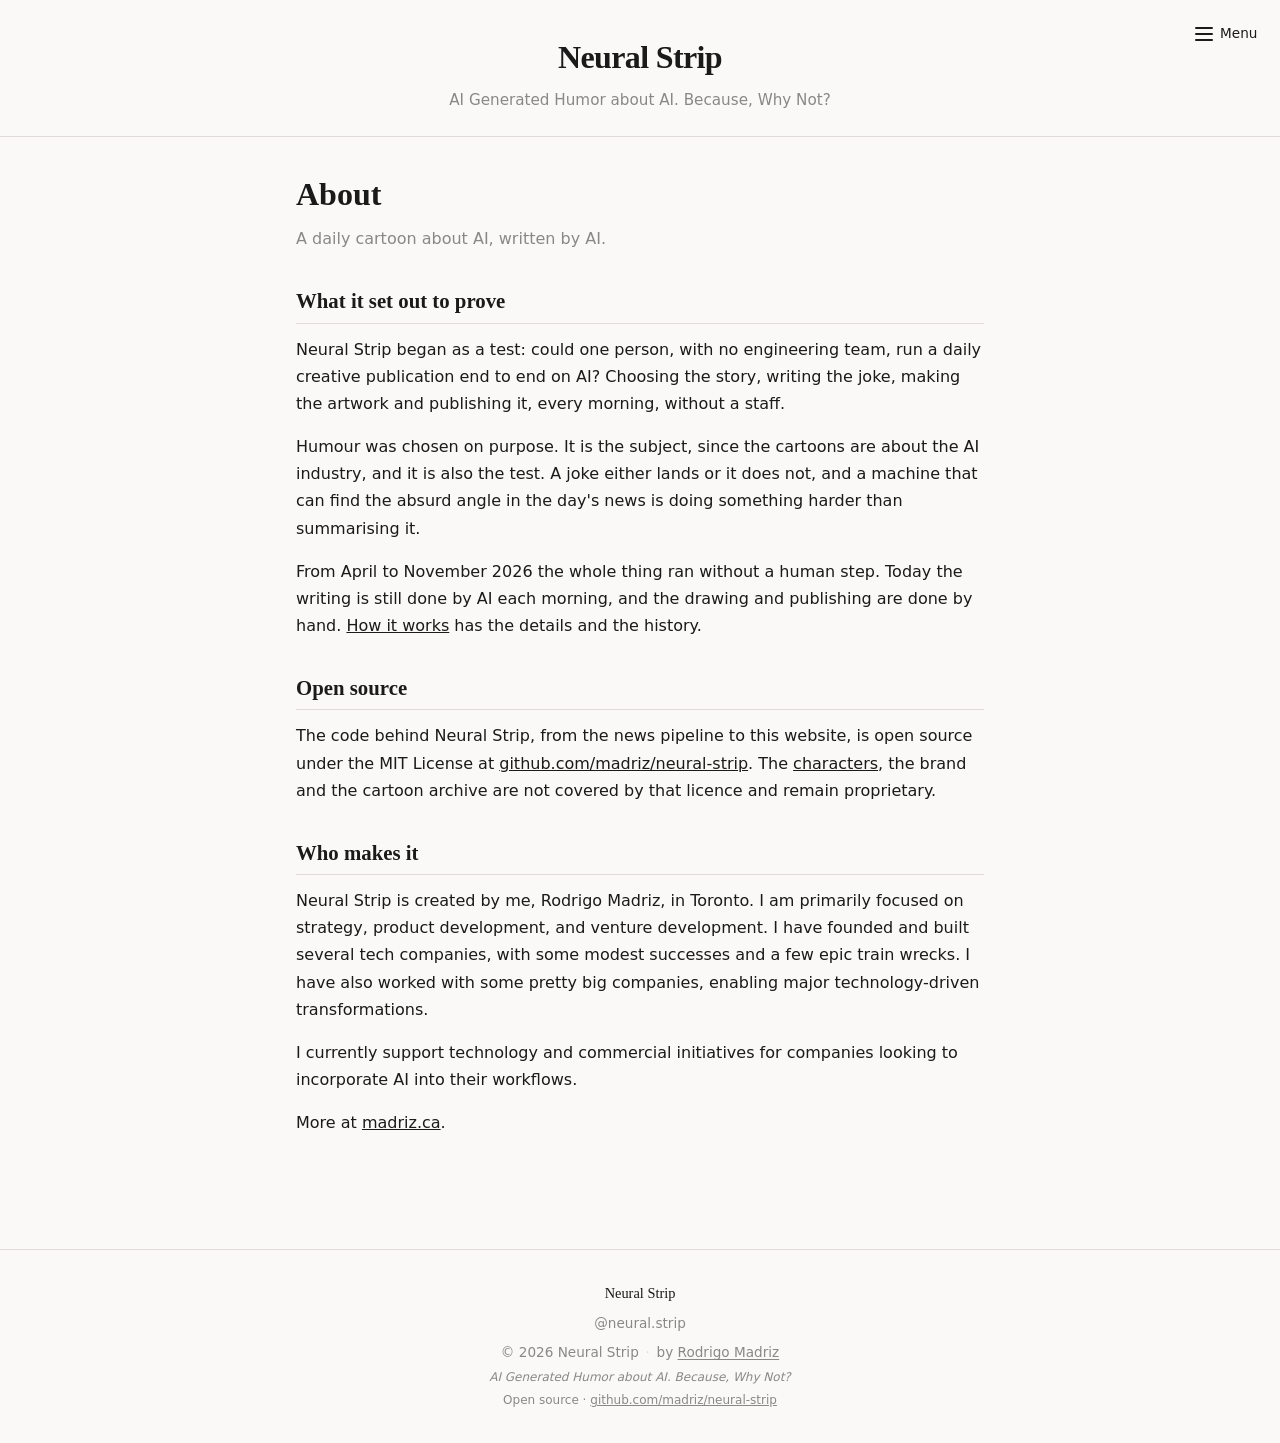
<file: website/about.html>
<!DOCTYPE html>
<html lang="en">
<head>
    <meta charset="UTF-8">
    <meta name="viewport" content="width=device-width, initial-scale=1.0">
    <title>About - Neural Strip</title>
    <meta name="description" content="Neural Strip set out to test whether one person with no engineering team could run a daily creative publication end to end on AI.">
    <link rel="icon" type="image/x-icon" href="favicon.ico">
    <link rel="icon" type="image/png" sizes="192x192" href="favicon-192.png">
    <link rel="apple-touch-icon" sizes="180x180" href="favicon-180.png">
    <meta property="og:site_name" content="Neural Strip">
    <meta property="og:type" content="website">
    <meta property="og:url" content="https://neuralstrip.com/about.html">
    <meta property="og:title" content="About Neural Strip">
    <meta property="og:description" content="A daily cartoon about AI, written by AI. The humour is both the subject and the test.">
    <meta property="og:image" content="https://neuralstrip.com/images/characters/MadameModela.jpg">
    <meta name="twitter:card" content="summary_large_image">
    <meta name="twitter:site" content="@neuralstrip">
    <meta name="twitter:title" content="About Neural Strip">
    <meta name="twitter:description" content="A daily cartoon about AI, written by AI. The humour is both the subject and the test.">
    <meta name="twitter:image" content="https://neuralstrip.com/images/characters/MadameModela.jpg">
    <!-- partial:head -->
<link rel="canonical" href="https://neuralstrip.com/about.html">
    <script>document.documentElement.classList.add('js');</script>
    <link rel="stylesheet" href="style.css?v=ade9d9d581">
<!-- /partial:head -->
    <script async src="https://www.googletagmanager.com/gtag/js?id=G-734R6EL9WH"></script>
    <script>
      window.dataLayer = window.dataLayer || [];
      function gtag(){dataLayer.push(arguments);}
      gtag('js', new Date());
      gtag('config', 'G-734R6EL9WH');
    </script>
</head>
<body>

<header class="site-header">
    <h1><a href="index.html" style="text-decoration:none;color:inherit;">Neural Strip</a></h1>
    <p class="tagline">AI Generated Humor about AI. Because, Why Not?</p>
    <!-- partial:nav -->
<nav class="site-nav" aria-label="Main">
        <button type="button" class="nav-toggle" aria-expanded="false" aria-controls="site-nav-panel">
            <span class="nav-toggle-bars" aria-hidden="true"><span></span><span></span><span></span></span>
            <span class="nav-toggle-label">Menu</span>
        </button>
        <ul class="nav-panel" id="site-nav-panel">
            <li><a href="index.html">Home</a></li>
            <li><a href="about.html" aria-current="page">About</a></li>
            <li><a href="characters.html">Characters</a></li>
            <li><a href="how-it-works.html">How it works</a></li>
        </ul>
    </nav>
<!-- /partial:nav -->
</header>

<main class="prose">

    <h1>About</h1>
    <p class="subhead">A daily cartoon about AI, written by AI.</p>

    <h2>What it set out to prove</h2>
    <p>Neural Strip began as a test: could one person, with no engineering team, run a daily creative publication end to end on AI? Choosing the story, writing the joke, making the artwork and publishing it, every morning, without a staff.</p>
    <p>Humour was chosen on purpose. It is the subject, since the cartoons are about the AI industry, and it is also the test. A joke either lands or it does not, and a machine that can find the absurd angle in the day's news is doing something harder than summarising it.</p>
    <p>From April to November 2026 the whole thing ran without a human step. Today the writing is still done by AI each morning, and the drawing and publishing are done by hand. <a href="how-it-works.html">How it works</a> has the details and the history.</p>

    <h2>Open source</h2>
    <p>The code behind Neural Strip, from the news pipeline to this website, is open source under the MIT License at <a href="https://github.com/madriz/neural-strip" target="_blank" rel="noopener noreferrer">github.com/madriz/neural-strip</a>. The <a href="characters.html">characters</a>, the brand and the cartoon archive are not covered by that licence and remain proprietary.</p>

    <h2>Who makes it</h2>
    <p>Neural Strip is created by me, Rodrigo Madriz, in Toronto. I am primarily focused on strategy, product development, and venture development. I have founded and built several tech companies, with some modest successes and a few epic train wrecks. I have also worked with some pretty big companies, enabling major technology-driven transformations.</p>
    <p>I currently support technology and commercial initiatives for companies looking to incorporate AI into their workflows.</p>
    <p>More at <a href="https://madriz.ca" target="_blank" rel="noopener">madriz.ca</a>.</p>

</main>

<!-- partial:footer -->
<footer class="site-footer">
    <div class="footer-tagline">Neural Strip</div>
    <div class="footer-links">
        <a href="https://instagram.com/neural.strip" target="_blank" rel="noopener">@neural.strip</a>
    </div>
    <div>&copy; 2026 Neural Strip <span class="footer-sep">&middot;</span> by <a class="byline" href="https://madriz.ca" target="_blank" rel="noopener">Rodrigo Madriz</a></div>
    <p class="footer-automated">AI Generated Humor about AI. Because, Why Not?</p>
    <p class="footer-opensource">Open source &middot; <a href="https://github.com/madriz/neural-strip" target="_blank" rel="noopener noreferrer">github.com/madriz/neural-strip</a></p>
</footer>
<script src="nav.js?v=1f2fa9fe76" defer></script>
<!-- /partial:footer -->

</body>
</html>
</file>
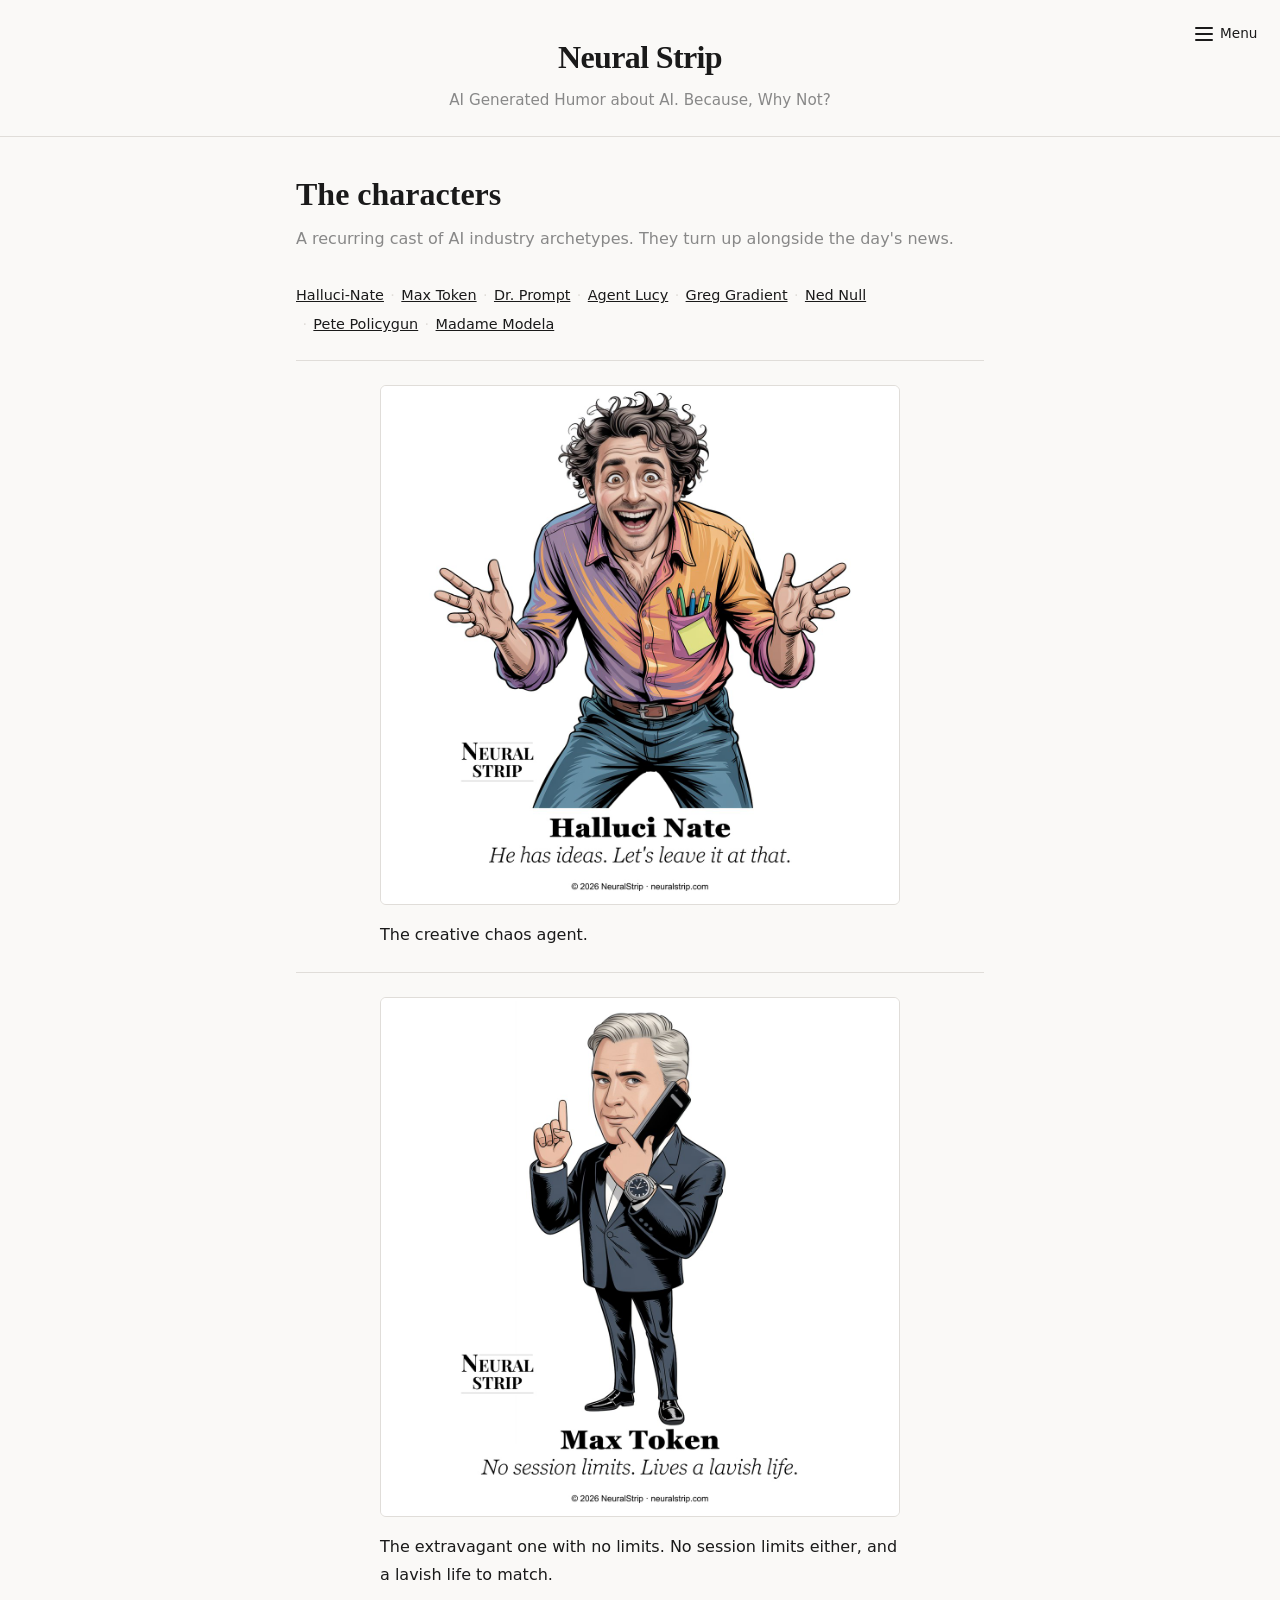
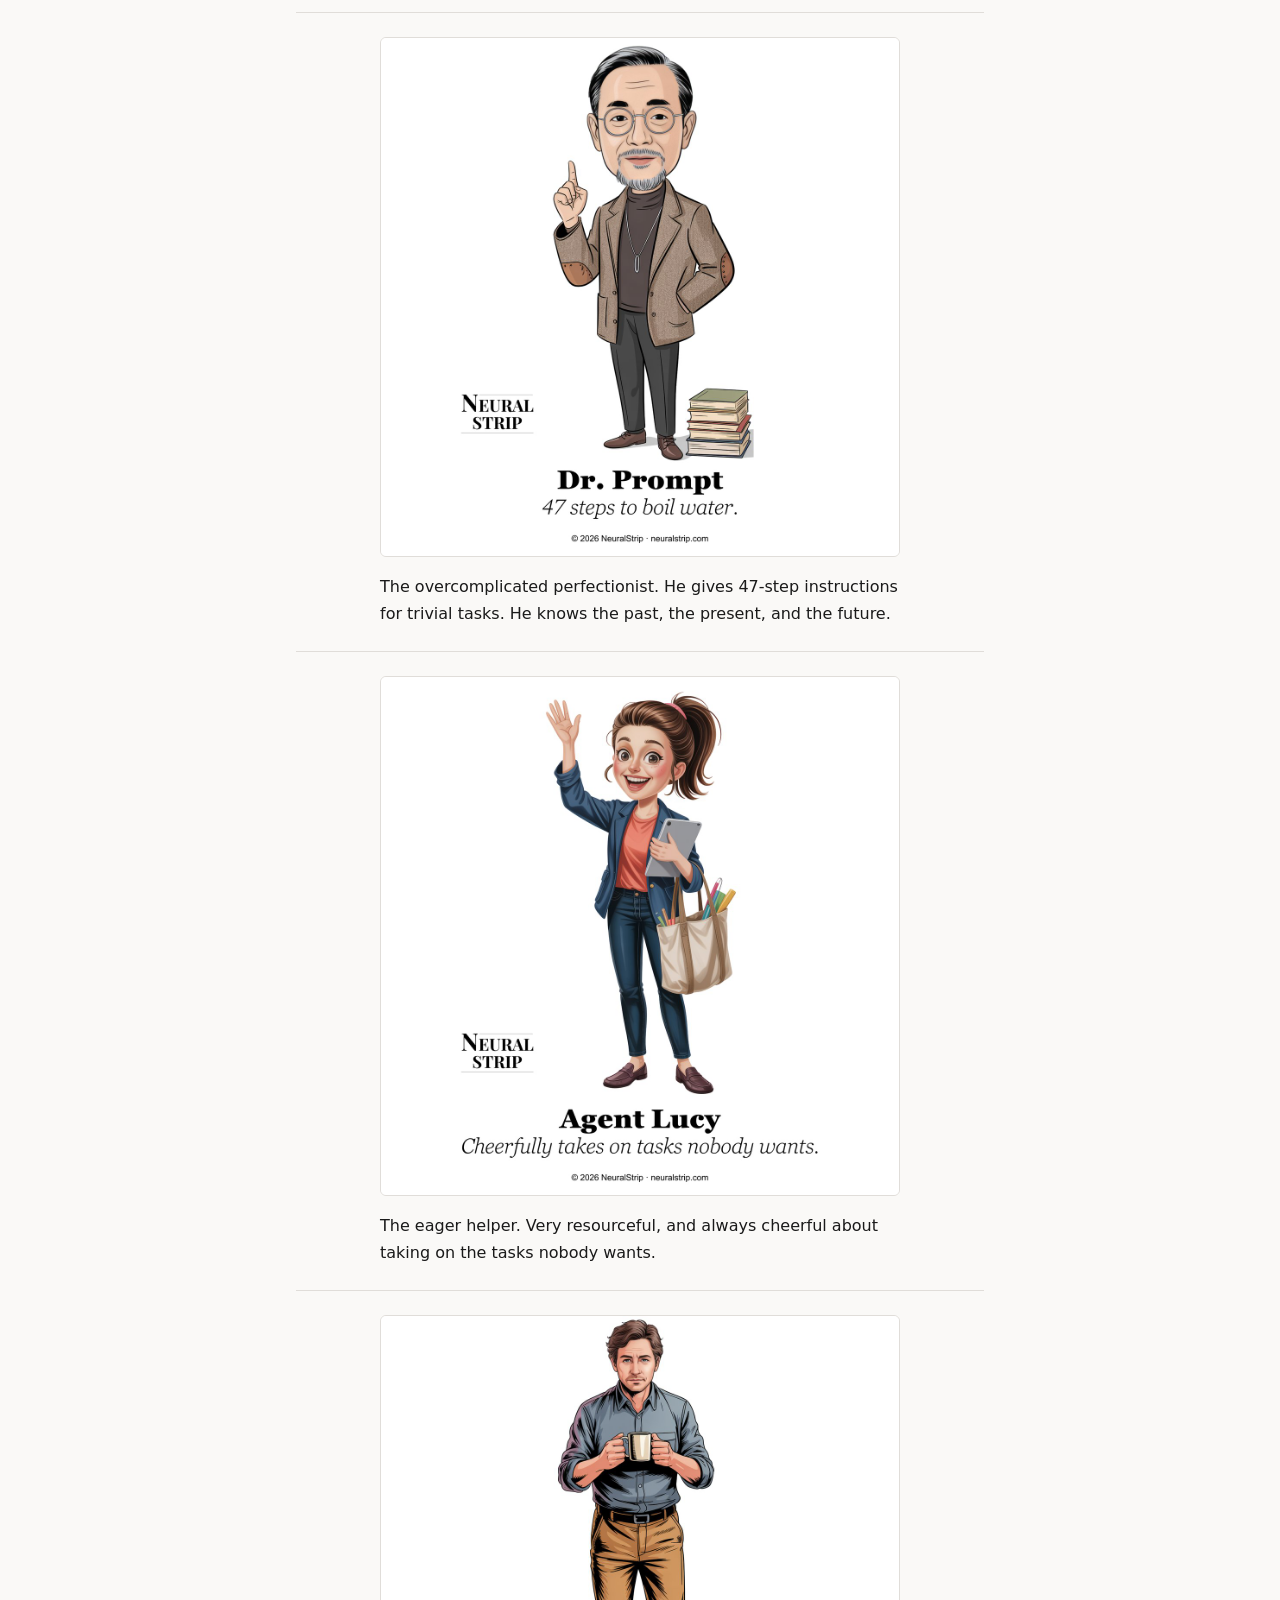
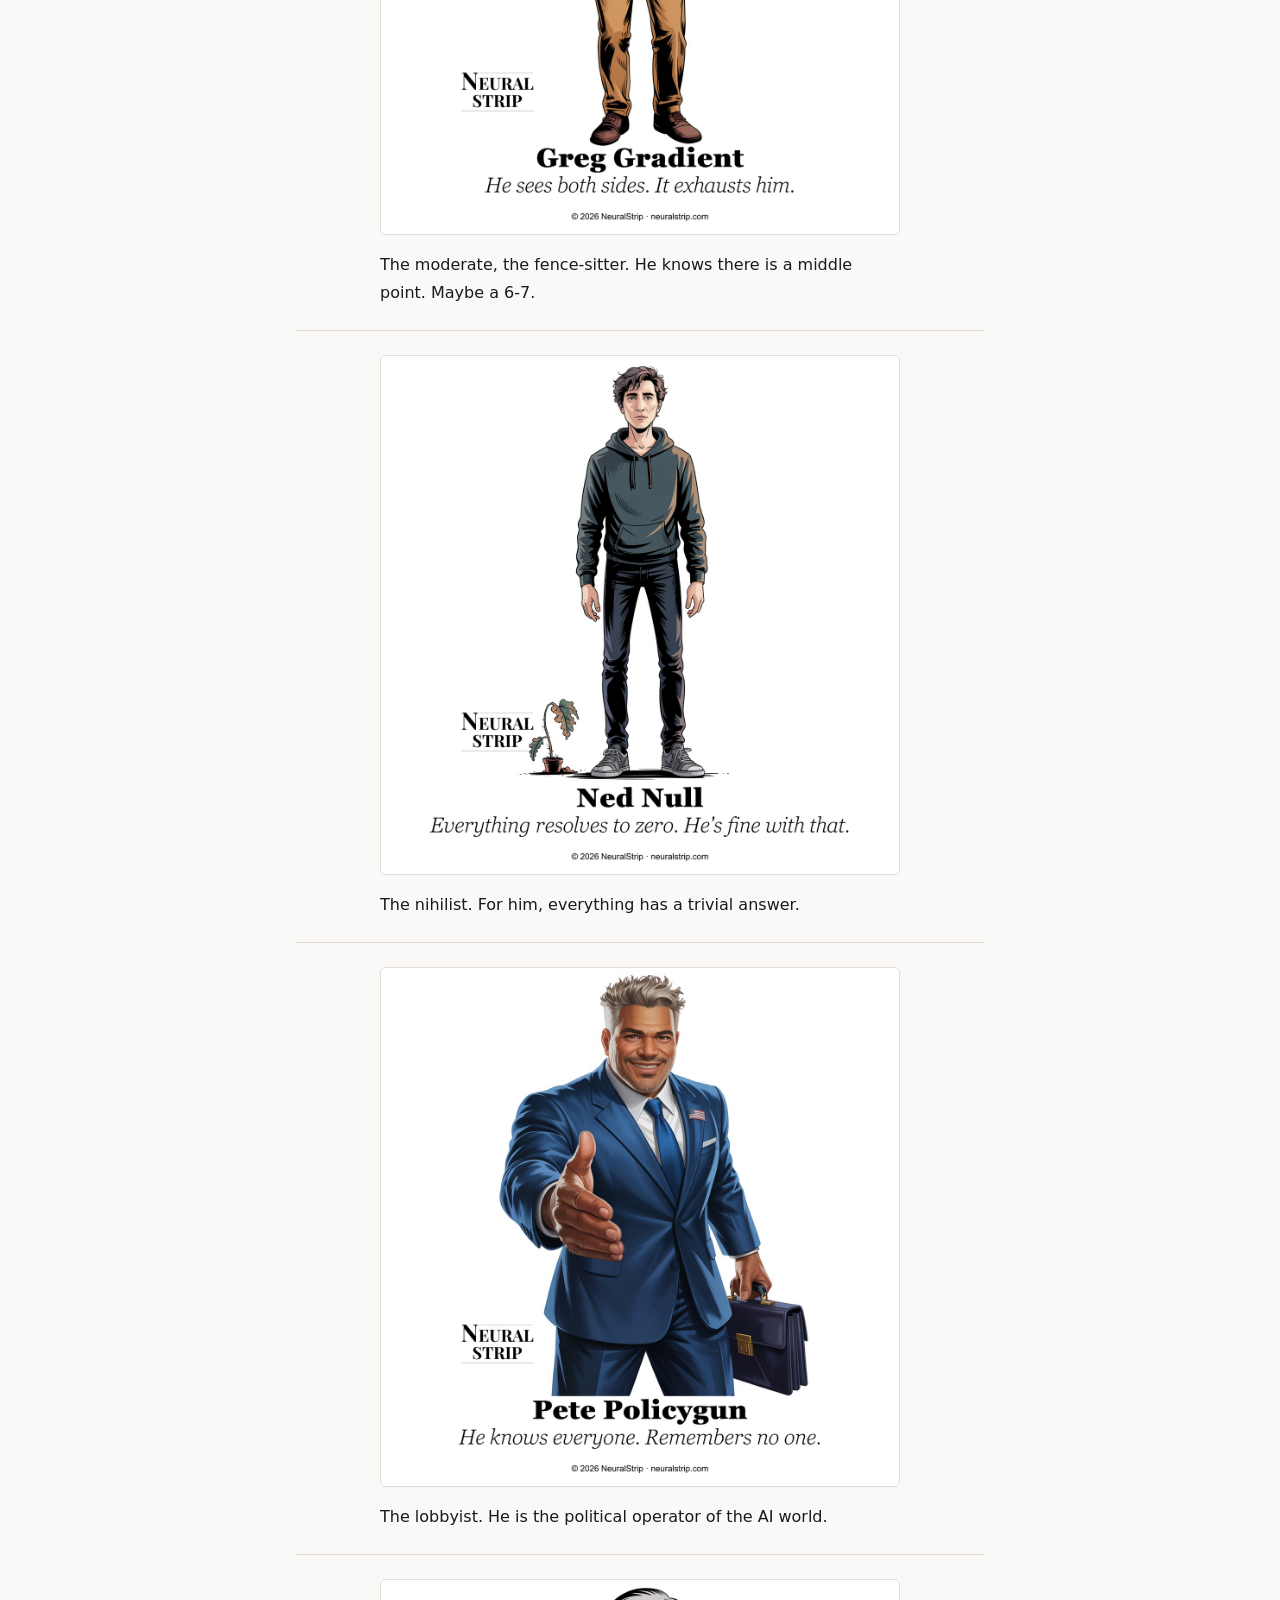
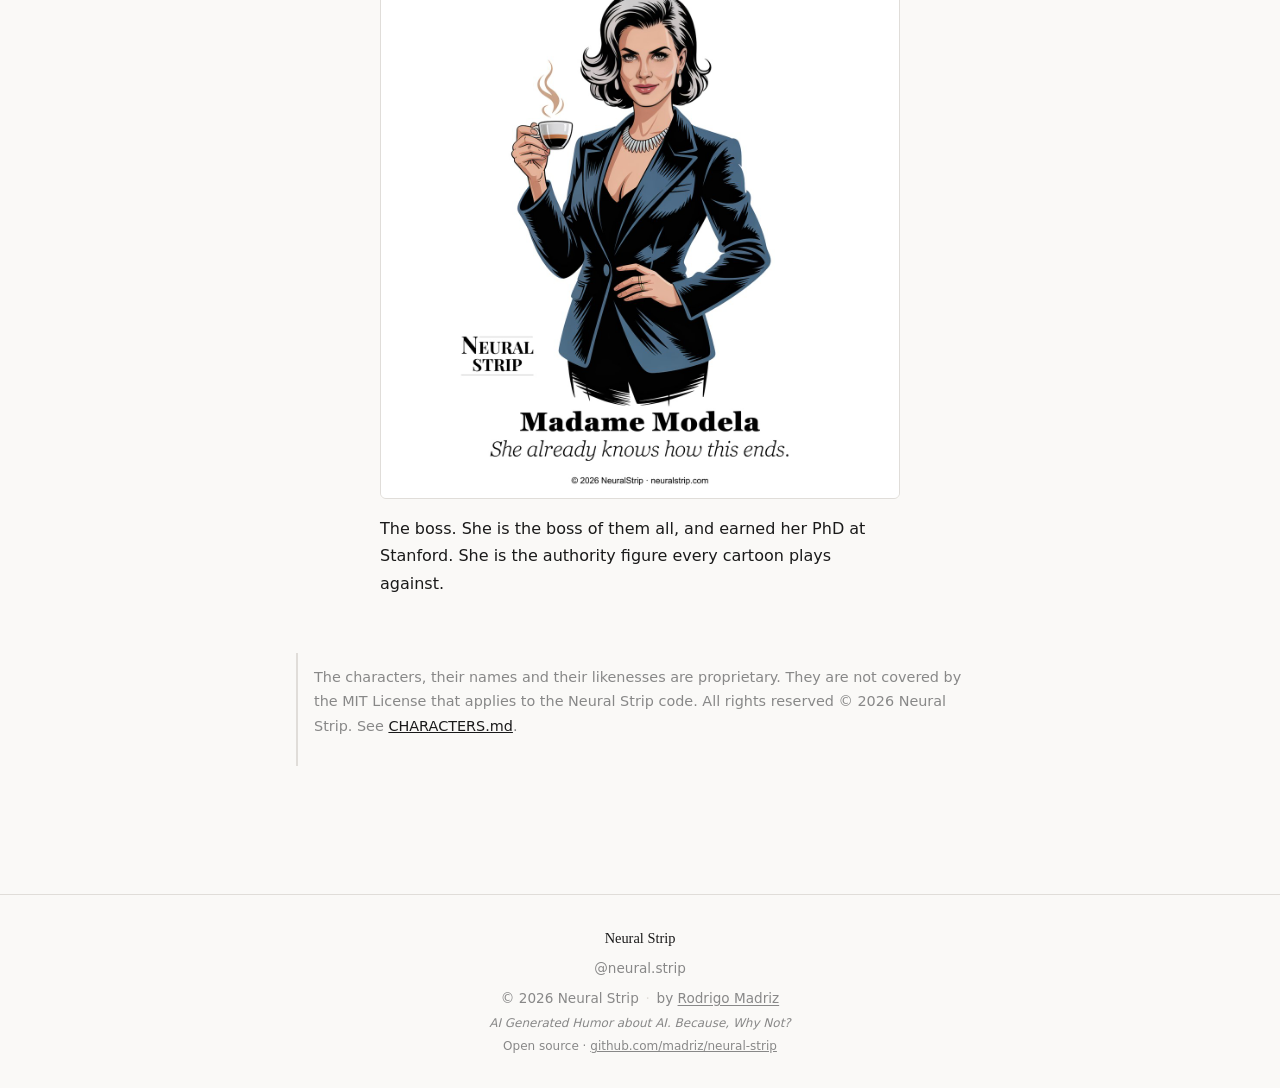
<file: website/characters.html>
<!DOCTYPE html>
<html lang="en">
<head>
    <meta charset="UTF-8">
    <meta name="viewport" content="width=device-width, initial-scale=1.0">
    <title>Characters - Neural Strip</title>
    <meta name="description" content="The recurring cast of Neural Strip: eight AI industry archetypes, from Madame Modela to Ned Null.">
    <link rel="icon" type="image/x-icon" href="favicon.ico">
    <link rel="icon" type="image/png" sizes="192x192" href="favicon-192.png">
    <link rel="apple-touch-icon" sizes="180x180" href="favicon-180.png">
    <meta property="og:site_name" content="Neural Strip">
    <meta property="og:type" content="website">
    <meta property="og:url" content="https://neuralstrip.com/characters.html">
    <meta property="og:title" content="The characters of Neural Strip">
    <meta property="og:description" content="Eight AI industry archetypes. Each one represents a type everyone in the industry has met.">
    <meta property="og:image" content="https://neuralstrip.com/images/characters/MadameModela.jpg">
    <meta name="twitter:card" content="summary_large_image">
    <meta name="twitter:site" content="@neuralstrip">
    <meta name="twitter:title" content="The characters of Neural Strip">
    <meta name="twitter:description" content="Eight AI industry archetypes. Each one represents a type everyone in the industry has met.">
    <meta name="twitter:image" content="https://neuralstrip.com/images/characters/MadameModela.jpg">
    <!-- partial:head -->
<link rel="canonical" href="https://neuralstrip.com/characters.html">
    <script>document.documentElement.classList.add('js');</script>
    <link rel="stylesheet" href="style.css?v=ade9d9d581">
<!-- /partial:head -->
    <script async src="https://www.googletagmanager.com/gtag/js?id=G-734R6EL9WH"></script>
    <script>
      window.dataLayer = window.dataLayer || [];
      function gtag(){dataLayer.push(arguments);}
      gtag('js', new Date());
      gtag('config', 'G-734R6EL9WH');
    </script>
</head>
<body>

<header class="site-header">
    <h1><a href="index.html" style="text-decoration:none;color:inherit;">Neural Strip</a></h1>
    <p class="tagline">AI Generated Humor about AI. Because, Why Not?</p>
    <!-- partial:nav -->
<nav class="site-nav" aria-label="Main">
        <button type="button" class="nav-toggle" aria-expanded="false" aria-controls="site-nav-panel">
            <span class="nav-toggle-bars" aria-hidden="true"><span></span><span></span><span></span></span>
            <span class="nav-toggle-label">Menu</span>
        </button>
        <ul class="nav-panel" id="site-nav-panel">
            <li><a href="index.html">Home</a></li>
            <li><a href="about.html">About</a></li>
            <li><a href="characters.html" aria-current="page">Characters</a></li>
            <li><a href="how-it-works.html">How it works</a></li>
        </ul>
    </nav>
<!-- /partial:nav -->
</header>

<main class="prose characters">

    <h1>The characters</h1>
    <p class="subhead">A recurring cast of AI industry archetypes. They turn up alongside the day's news.</p>

    <nav class="char-index" aria-label="Characters on this page">
        <ul>
            <li><a href="#HalluciNate">Halluci-Nate</a></li>
            <li><a href="#MaxToken">Max Token</a></li>
            <li><a href="#DrPrompt">Dr. Prompt</a></li>
            <li><a href="#AgentLucy">Agent Lucy</a></li>
            <li><a href="#GregGradient">Greg Gradient</a></li>
            <li><a href="#NedNull">Ned Null</a></li>
            <li><a href="#PetePolicygun">Pete Policygun</a></li>
            <li><a href="#MadameModela">Madame Modela</a></li>
        </ul>
    </nav>

    <section class="char" id="HalluciNate">
        <img src="images/characters/HalluciNate.jpg" alt="Halluci-Nate, a lanky man with wild curly hair and a shirt pocket full of pens, arms flung wide in delight" width="1200" height="1200" loading="lazy">
        <div class="char-text">
            <h2 class="sr-only">Halluci-Nate</h2>
            <p class="char-tagline sr-only">He has ideas. Let's leave it at that.</p>
            <p>The creative chaos agent.</p>
        </div>
    </section>

    <section class="char" id="MaxToken">
        <img src="images/characters/MaxToken.jpg" alt="Max Token, a silver-haired man in an expensive suit with a phone to his ear and one finger raised" width="1200" height="1200" loading="lazy">
        <div class="char-text">
            <h2 class="sr-only">Max Token</h2>
            <p class="char-tagline sr-only">No session limits. Lives a lavish life.</p>
            <p>The extravagant one with no limits. No session limits either, and a lavish life to match.</p>
        </div>
    </section>

    <section class="char" id="DrPrompt">
        <img src="images/characters/DrPrompt.jpg" alt="Dr. Prompt, a bearded man in a tweed jacket and glasses, one finger raised mid-explanation beside a stack of books" width="1200" height="1200" loading="lazy">
        <div class="char-text">
            <h2 class="sr-only">Dr. Prompt</h2>
            <p class="char-tagline sr-only">47 steps to boil water.</p>
            <p>The overcomplicated perfectionist. He gives 47-step instructions for trivial tasks. He knows the past, the present, and the future.</p>
        </div>
    </section>

    <section class="char" id="AgentLucy">
        <img src="images/characters/AgentLucy.jpg" alt="Agent Lucy, a cheerful woman with a ponytail and blazer, a tablet under her arm and an overflowing tote bag, hand raised to volunteer" width="1200" height="1200" loading="lazy">
        <div class="char-text">
            <h2 class="sr-only">Agent Lucy</h2>
            <p class="char-tagline sr-only">Cheerfully takes on tasks nobody wants.</p>
            <p>The eager helper. Very resourceful, and always cheerful about taking on the tasks nobody wants.</p>
        </div>
    </section>

    <section class="char" id="GregGradient">
        <img src="images/characters/GregGradient.jpg" alt="Greg Gradient, an average-looking man in chinos and a plain shirt holding a coffee mug in both hands" width="1200" height="1200" loading="lazy">
        <div class="char-text">
            <h2 class="sr-only">Greg Gradient</h2>
            <p class="char-tagline sr-only">He sees both sides. It exhausts him.</p>
            <p>The moderate, the fence-sitter. He knows there is a middle point. Maybe a 6-7.</p>
        </div>
    </section>

    <section class="char" id="NedNull">
        <img src="images/characters/NedNull.jpg" alt="Ned Null, a pale young man in a grey hoodie standing very still beside an almost-dead plant" width="1200" height="1200" loading="lazy">
        <div class="char-text">
            <h2 class="sr-only">Ned Null</h2>
            <p class="char-tagline sr-only">Everything resolves to zero. He's fine with that.</p>
            <p>The nihilist. For him, everything has a trivial answer.</p>
        </div>
    </section>

    <section class="char" id="PetePolicygun">
        <img src="images/characters/PetePolicygun.jpg" alt="Pete Policygun, a confident man in a sharp navy suit holding a briefcase, hand extended for a handshake" width="1200" height="1200" loading="lazy">
        <div class="char-text">
            <h2 class="sr-only">Pete Policygun</h2>
            <p class="char-tagline sr-only">He knows everyone. Remembers no one.</p>
            <p>The lobbyist. He is the political operator of the AI world.</p>
        </div>
    </section>

    <section class="char" id="MadameModela">
        <img src="images/characters/MadameModela.jpg" alt="Madame Modela, a glamorous woman in a black blazer and statement necklace holding an espresso cup" width="1200" height="1200" loading="lazy">
        <div class="char-text">
            <h2 class="sr-only">Madame Modela</h2>
            <p class="char-tagline sr-only">She already knows how this ends.</p>
            <p>The boss. She is the boss of them all, and earned her PhD at Stanford. She is the authority figure every cartoon plays against.</p>
        </div>
    </section>

    <div class="opensource-callout">
        <p>The characters, their names and their likenesses are proprietary. They are not covered by the MIT License that applies to the Neural Strip code. All rights reserved &copy; 2026 Neural Strip. See <a href="https://github.com/madriz/neural-strip/blob/main/CHARACTERS.md" target="_blank" rel="noopener noreferrer">CHARACTERS.md</a>.</p>
    </div>

</main>

<!-- partial:footer -->
<footer class="site-footer">
    <div class="footer-tagline">Neural Strip</div>
    <div class="footer-links">
        <a href="https://instagram.com/neural.strip" target="_blank" rel="noopener">@neural.strip</a>
    </div>
    <div>&copy; 2026 Neural Strip <span class="footer-sep">&middot;</span> by <a class="byline" href="https://madriz.ca" target="_blank" rel="noopener">Rodrigo Madriz</a></div>
    <p class="footer-automated">AI Generated Humor about AI. Because, Why Not?</p>
    <p class="footer-opensource">Open source &middot; <a href="https://github.com/madriz/neural-strip" target="_blank" rel="noopener noreferrer">github.com/madriz/neural-strip</a></p>
</footer>
<script src="nav.js?v=1f2fa9fe76" defer></script>
<!-- /partial:footer -->

</body>
</html>
</file>
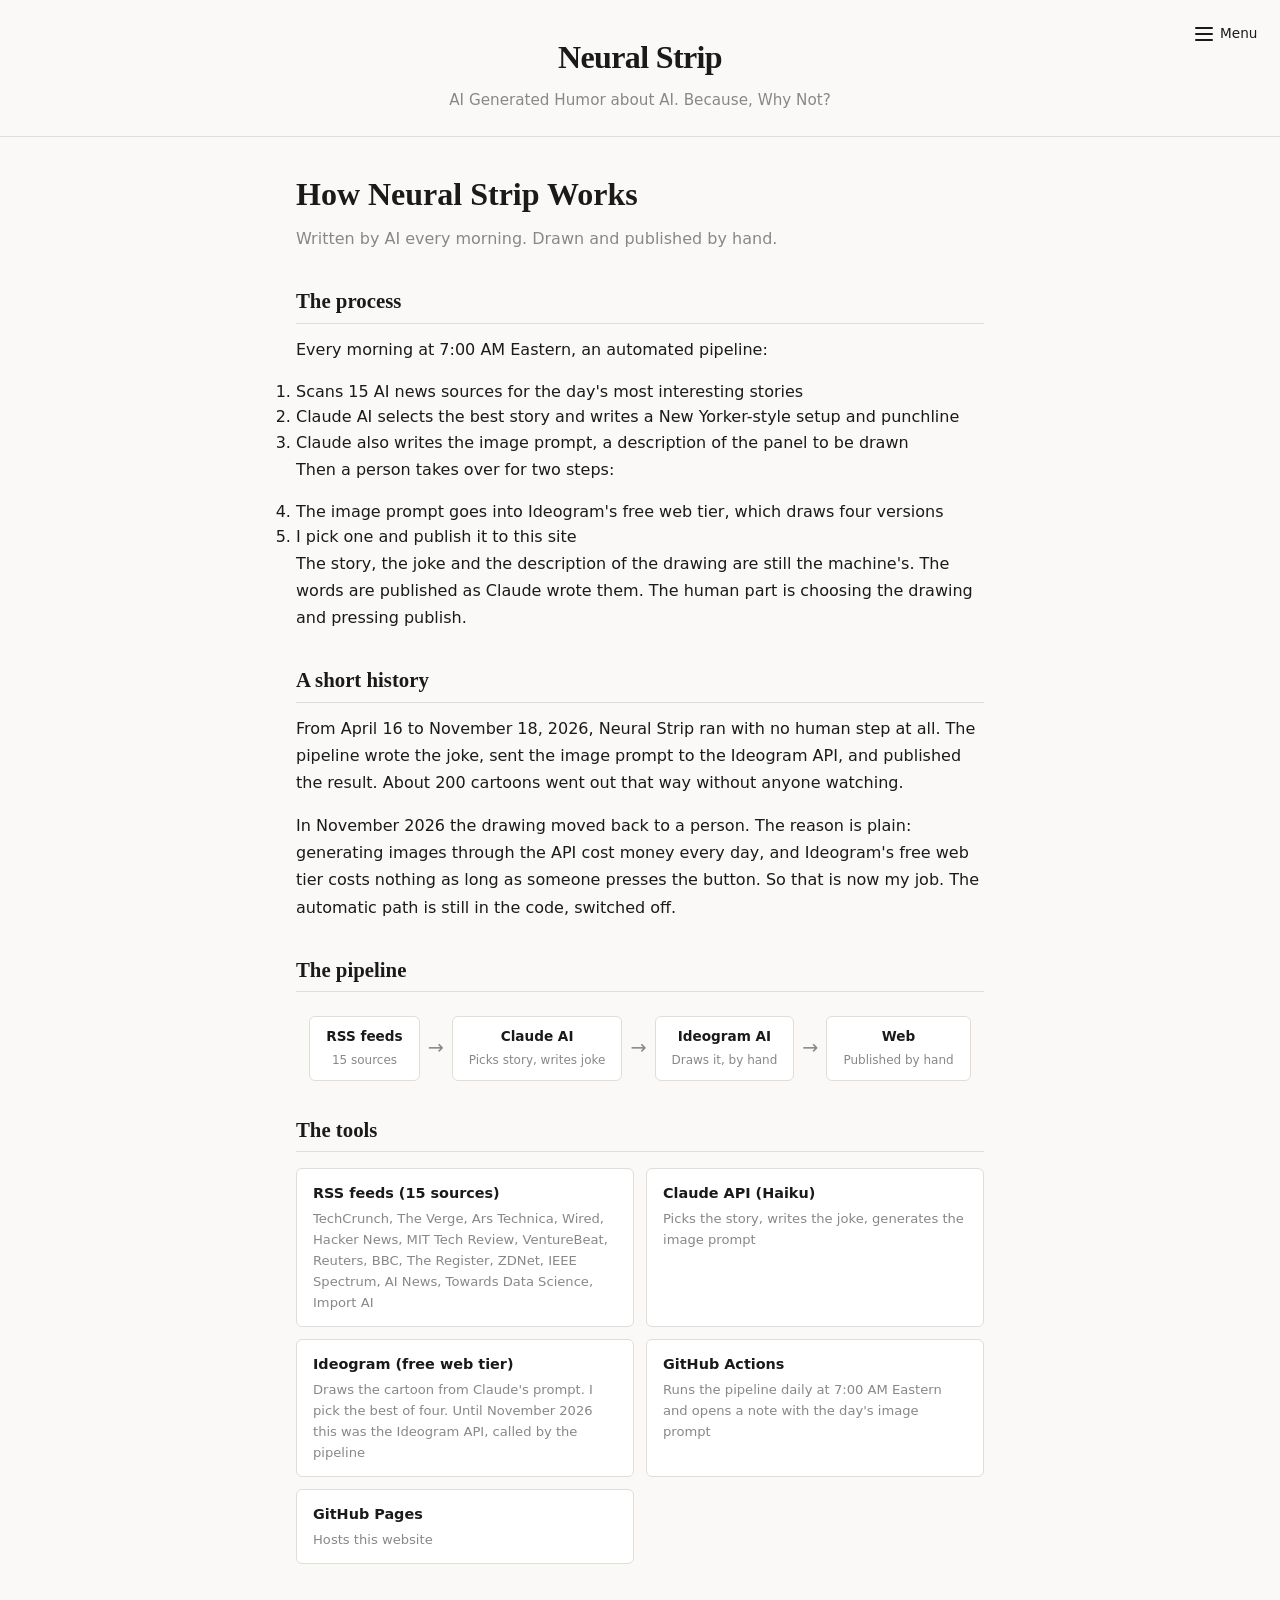
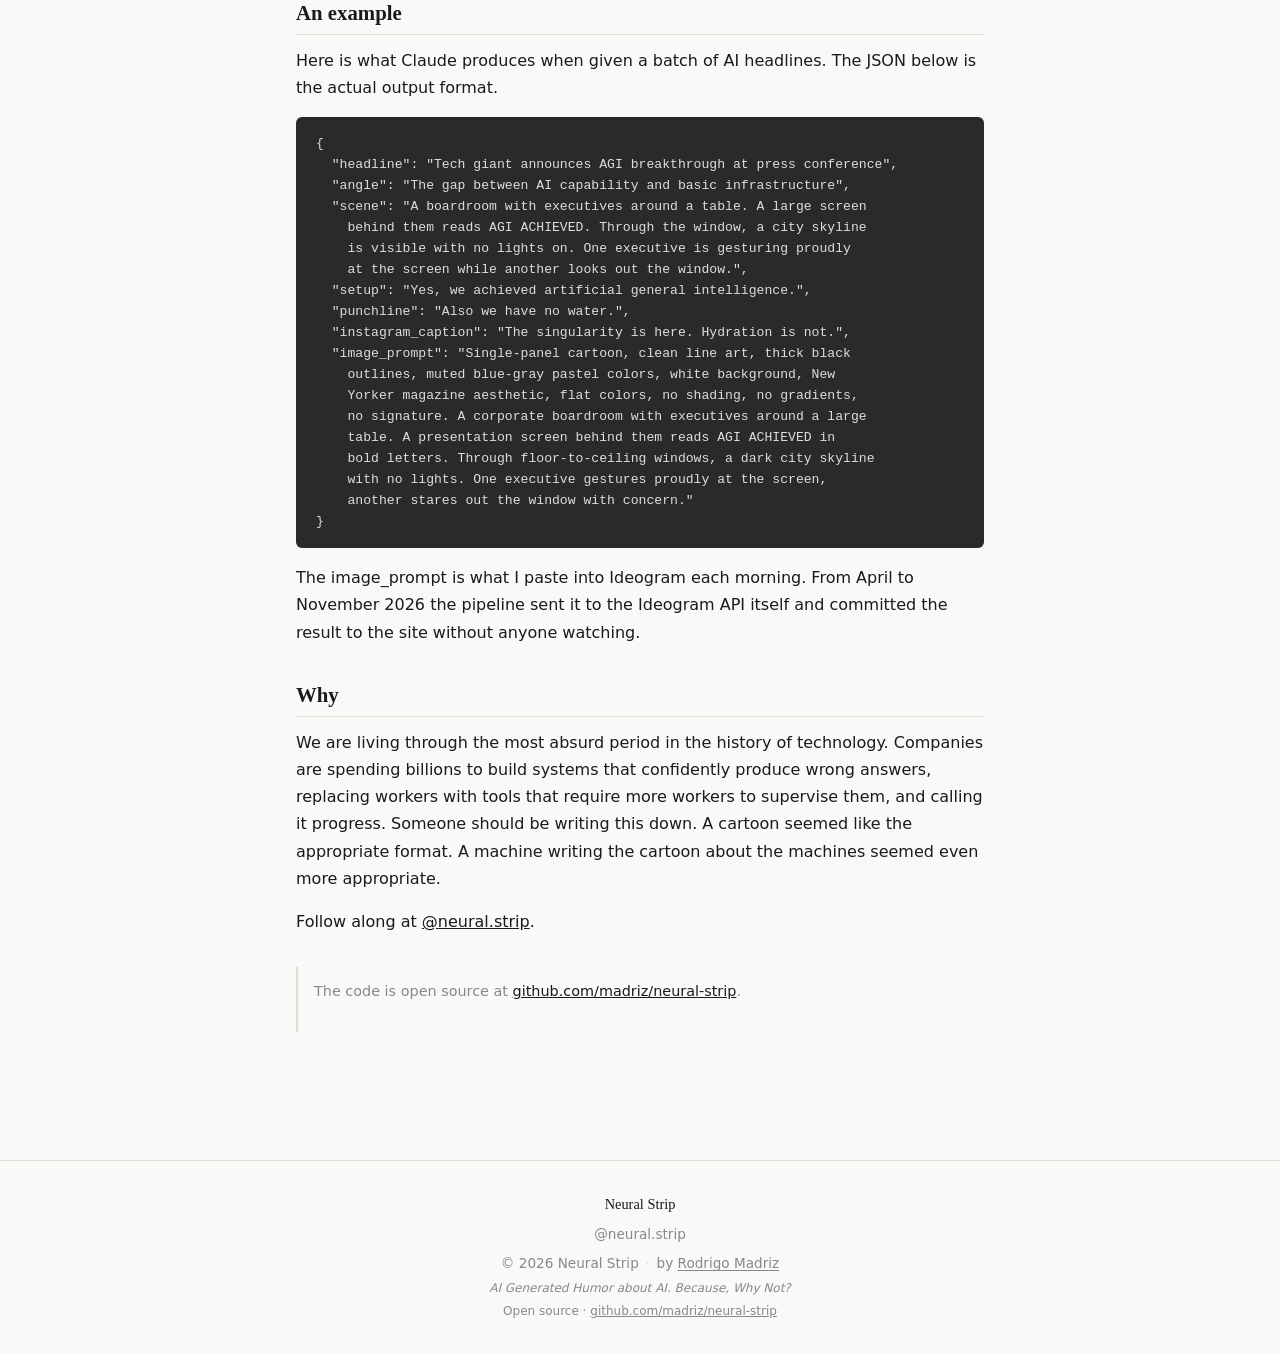
<file: website/how-it-works.html>
<!DOCTYPE html>
<html lang="en">
<head>
    <meta charset="UTF-8">
    <meta name="viewport" content="width=device-width, initial-scale=1.0">
    <title>How it works - Neural Strip</title>
    <meta name="description" content="How Neural Strip makes a daily AI cartoon: Claude writes the joke and the image prompt each morning, then the drawing is made and published by hand.">
    <link rel="icon" type="image/x-icon" href="favicon.ico">
    <link rel="icon" type="image/png" sizes="192x192" href="favicon-192.png">
    <link rel="apple-touch-icon" sizes="180x180" href="favicon-180.png">
    <meta property="og:site_name" content="Neural Strip">
    <meta property="og:type" content="website">
    <meta property="og:url" content="https://neuralstrip.com/how-it-works.html">
    <meta property="og:title" content="How Neural Strip Works">
    <meta property="og:description" content="Written by AI every morning. Drawn and published by hand.">
    <meta property="og:image" content="https://neuralstrip.com/images/2026-04-01.jpg">
    <meta name="twitter:card" content="summary_large_image">
    <meta name="twitter:site" content="@neuralstrip">
    <meta name="twitter:title" content="How Neural Strip Works">
    <meta name="twitter:description" content="Written by AI every morning. Drawn and published by hand.">
    <meta name="twitter:image" content="https://neuralstrip.com/images/2026-04-01.jpg">
    <!-- partial:head -->
<link rel="canonical" href="https://neuralstrip.com/how-it-works.html">
    <script>document.documentElement.classList.add('js');</script>
    <link rel="stylesheet" href="style.css?v=ade9d9d581">
<!-- /partial:head -->
    <script async src="https://www.googletagmanager.com/gtag/js?id=G-734R6EL9WH"></script>
    <script>
      window.dataLayer = window.dataLayer || [];
      function gtag(){dataLayer.push(arguments);}
      gtag('js', new Date());
      gtag('config', 'G-734R6EL9WH');
    </script>
</head>
<body>

<header class="site-header">
    <h1><a href="index.html" style="text-decoration:none;color:inherit;">Neural Strip</a></h1>
    <p class="tagline">AI Generated Humor about AI. Because, Why Not?</p>
    <!-- partial:nav -->
<nav class="site-nav" aria-label="Main">
        <button type="button" class="nav-toggle" aria-expanded="false" aria-controls="site-nav-panel">
            <span class="nav-toggle-bars" aria-hidden="true"><span></span><span></span><span></span></span>
            <span class="nav-toggle-label">Menu</span>
        </button>
        <ul class="nav-panel" id="site-nav-panel">
            <li><a href="index.html">Home</a></li>
            <li><a href="about.html">About</a></li>
            <li><a href="characters.html">Characters</a></li>
            <li><a href="how-it-works.html" aria-current="page">How it works</a></li>
        </ul>
    </nav>
<!-- /partial:nav -->
</header>

<div class="prose">

    <h1>How Neural Strip Works</h1>
    <p class="subhead">Written by AI every morning. Drawn and published by hand.</p>

    <h2>The process</h2>
    <p>Every morning at 7:00 AM Eastern, an automated pipeline:</p>
    <ol>
        <li>Scans 15 AI news sources for the day's most interesting stories</li>
        <li>Claude AI selects the best story and writes a New Yorker-style setup and punchline</li>
        <li>Claude also writes the image prompt, a description of the panel to be drawn</li>
    </ol>
    <p>Then a person takes over for two steps:</p>
    <ol start="4">
        <li>The image prompt goes into Ideogram's free web tier, which draws four versions</li>
        <li>I pick one and publish it to this site</li>
    </ol>
    <p>The story, the joke and the description of the drawing are still the machine's. The words are published as Claude wrote them. The human part is choosing the drawing and pressing publish.</p>

    <h2>A short history</h2>
    <p>From April 16 to November 18, 2026, Neural Strip ran with no human step at all. The pipeline wrote the joke, sent the image prompt to the Ideogram API, and published the result. About 200 cartoons went out that way without anyone watching.</p>
    <p>In November 2026 the drawing moved back to a person. The reason is plain: generating images through the API cost money every day, and Ideogram's free web tier costs nothing as long as someone presses the button. So that is now my job. The automatic path is still in the code, switched off.</p>

    <h2>The pipeline</h2>
    <div class="pipeline-flow">
        <div class="pipeline-step">
            <div class="step-label">RSS feeds</div>
            <div class="step-desc">15 sources</div>
        </div>
        <span class="pipeline-arrow">&rarr;</span>
        <div class="pipeline-step">
            <div class="step-label">Claude AI</div>
            <div class="step-desc">Picks story, writes joke</div>
        </div>
        <span class="pipeline-arrow">&rarr;</span>
        <div class="pipeline-step">
            <div class="step-label">Ideogram AI</div>
            <div class="step-desc">Draws it, by hand</div>
        </div>
        <span class="pipeline-arrow">&rarr;</span>
        <div class="pipeline-step">
            <div class="step-label">Web</div>
            <div class="step-desc">Published by hand</div>
        </div>
    </div>

    <h2>The tools</h2>
    <div class="tools-grid">
        <div class="tool-card">
            <div class="tool-name">RSS feeds (15 sources)</div>
            <div class="tool-desc">TechCrunch, The Verge, Ars Technica, Wired, Hacker News, MIT Tech Review, VentureBeat, Reuters, BBC, The Register, ZDNet, IEEE Spectrum, AI News, Towards Data Science, Import AI</div>
        </div>
        <div class="tool-card">
            <div class="tool-name">Claude API (Haiku)</div>
            <div class="tool-desc">Picks the story, writes the joke, generates the image prompt</div>
        </div>
        <div class="tool-card">
            <div class="tool-name">Ideogram (free web tier)</div>
            <div class="tool-desc">Draws the cartoon from Claude's prompt. I pick the best of four. Until November 2026 this was the Ideogram API, called by the pipeline</div>
        </div>
        <div class="tool-card">
            <div class="tool-name">GitHub Actions</div>
            <div class="tool-desc">Runs the pipeline daily at 7:00 AM Eastern and opens a note with the day's image prompt</div>
        </div>
        <div class="tool-card">
            <div class="tool-name">GitHub Pages</div>
            <div class="tool-desc">Hosts this website</div>
        </div>
    </div>

    <h2>An example</h2>
    <p>Here is what Claude produces when given a batch of AI headlines. The JSON below is the actual output format.</p>

<pre>{
  "headline": "Tech giant announces AGI breakthrough at press conference",
  "angle": "The gap between AI capability and basic infrastructure",
  "scene": "A boardroom with executives around a table. A large screen
    behind them reads AGI ACHIEVED. Through the window, a city skyline
    is visible with no lights on. One executive is gesturing proudly
    at the screen while another looks out the window.",
  "setup": "Yes, we achieved artificial general intelligence.",
  "punchline": "Also we have no water.",
  "instagram_caption": "The singularity is here. Hydration is not.",
  "image_prompt": "Single-panel cartoon, clean line art, thick black
    outlines, muted blue-gray pastel colors, white background, New
    Yorker magazine aesthetic, flat colors, no shading, no gradients,
    no signature. A corporate boardroom with executives around a large
    table. A presentation screen behind them reads AGI ACHIEVED in
    bold letters. Through floor-to-ceiling windows, a dark city skyline
    with no lights. One executive gestures proudly at the screen,
    another stares out the window with concern."
}</pre>

    <p>The image_prompt is what I paste into Ideogram each morning. From April to November 2026 the pipeline sent it to the Ideogram API itself and committed the result to the site without anyone watching.</p>

    <h2>Why</h2>
    <p>We are living through the most absurd period in the history of technology. Companies are spending billions to build systems that confidently produce wrong answers, replacing workers with tools that require more workers to supervise them, and calling it progress. Someone should be writing this down. A cartoon seemed like the appropriate format. A machine writing the cartoon about the machines seemed even more appropriate.</p>
    <p>Follow along at <a href="https://instagram.com/neural.strip" target="_blank" rel="noopener">@neural.strip</a>.</p>

    <div class="opensource-callout">
        <p>The code is open source at <a href="https://github.com/madriz/neural-strip" target="_blank" rel="noopener noreferrer">github.com/madriz/neural-strip</a>.</p>
    </div>

</div>

<!-- partial:footer -->
<footer class="site-footer">
    <div class="footer-tagline">Neural Strip</div>
    <div class="footer-links">
        <a href="https://instagram.com/neural.strip" target="_blank" rel="noopener">@neural.strip</a>
    </div>
    <div>&copy; 2026 Neural Strip <span class="footer-sep">&middot;</span> by <a class="byline" href="https://madriz.ca" target="_blank" rel="noopener">Rodrigo Madriz</a></div>
    <p class="footer-automated">AI Generated Humor about AI. Because, Why Not?</p>
    <p class="footer-opensource">Open source &middot; <a href="https://github.com/madriz/neural-strip" target="_blank" rel="noopener noreferrer">github.com/madriz/neural-strip</a></p>
</footer>
<script src="nav.js?v=1f2fa9fe76" defer></script>
<!-- /partial:footer -->

</body>
</html>
</file>
<file: website/style.css>
/* Neural Strip — Shared Styles */
/* Mobile-first. Single column, centered. */

* { margin: 0; padding: 0; box-sizing: border-box; }

:root {
    --bg: #faf9f7;
    --text: #1a1a1a;
    --accent: #2a2a2a;
    --muted: #888;
    --border: #e0ddd9;
    --card-bg: #fff;
    --card-shadow: 0 1px 3px rgba(0,0,0,0.06);
    --card-shadow-hover: 0 3px 12px rgba(0,0,0,0.1);
    --serif: Georgia, 'Times New Roman', Times, serif;
    --sans: system-ui, -apple-system, BlinkMacSystemFont, 'Segoe UI', Roboto, sans-serif;
    --max-w: 800px;
}

html { scroll-behavior: smooth; }

body {
    font-family: var(--sans);
    background: var(--bg);
    color: var(--text);
    line-height: 1.6;
    min-height: 100vh;
    overflow-x: hidden;
}

/* ── Header ──────────────────────────────────────────── */

.site-header {
    text-align: center;
    padding: 2rem 1rem 1.5rem;
    border-bottom: 1px solid var(--border);
}

.site-header h1 {
    font-family: var(--serif);
    font-size: 2rem;
    font-weight: 700;
    color: var(--text);
    letter-spacing: -0.02em;
}

.site-header .tagline {
    font-size: 0.95rem;
    color: var(--muted);
    margin-top: 0.3rem;
}

.site-header .tagline-sub {
    margin-top: 0.1rem;
    font-style: italic;
}

/* ── Site menu (markup: tools/partials/nav.html) ─────────
   No JS: the links show as one centered row under the tagline, styled like
   the footer links. With JS (html.js, set in <head> before paint): a menu
   button in the header's top-right corner opens a small panel. The button is
   absolutely positioned, so the header keeps its height and nothing shifts. */

.site-header { position: relative; }

.site-nav { margin-top: 0.75rem; font-size: 0.85rem; }

.nav-toggle { display: none; }

.nav-panel {
    list-style: none;
    display: flex;
    flex-wrap: wrap;
    justify-content: center;
}

.nav-panel li + li::before {
    content: " \00b7 ";
    color: var(--border);
    margin: 0 0.3rem;
}

.nav-panel a {
    color: var(--muted);
    text-decoration: none;
    transition: color 0.15s;
}
.nav-panel a:hover { color: var(--text); }
.nav-panel a[aria-current="page"] { color: var(--text); font-weight: 600; }

.js .site-nav { margin: 0; }

.js .nav-toggle {
    display: flex;
    align-items: center;
    gap: 0.45rem;
    position: absolute;
    top: 0.75rem;
    right: 0.75rem;
    min-height: 44px;
    padding: 0 0.6rem;
    background: transparent;
    border: 1px solid transparent;
    border-radius: 4px;
    color: var(--text);
    font: inherit;
    font-size: 0.85rem;
    cursor: pointer;
}
.js .nav-toggle:hover { border-color: var(--border); }
.js .nav-toggle:focus-visible,
.nav-panel a:focus-visible { outline: 2px solid var(--text); outline-offset: 2px; }

.nav-toggle-bars { display: inline-flex; flex-direction: column; gap: 4px; width: 18px; }
.nav-toggle-bars span { display: block; height: 2px; background: currentColor; border-radius: 1px; }

.js .nav-panel {
    display: none;
    position: absolute;
    top: calc(0.75rem + 48px);
    right: 0.75rem;
    z-index: 200;
    min-width: 12rem;
    padding: 0.4rem 0;
    flex-direction: column;
    text-align: left;
    background: var(--card-bg);
    border: 1px solid var(--border);
    border-radius: 6px;
    box-shadow: var(--card-shadow-hover);
}
.js .site-nav.is-open .nav-panel { display: flex; }
.js .nav-panel li + li::before { content: none; }
.js .nav-panel a {
    display: block;
    padding: 0.6rem 1rem;
    font-size: 0.95rem;
    color: var(--text);
}
.js .nav-panel a:hover { background: var(--bg); }
.js .nav-panel a[aria-current="page"] { box-shadow: inset 2px 0 0 var(--text); }

/* Narrow phones: icon only, keeps the centered title clear of the button. */
@media (max-width: 380px) {
    .js .nav-toggle-label { position: absolute; width: 1px; height: 1px; overflow: hidden; clip: rect(0 0 0 0); white-space: nowrap; }
}

/* Footer byline */
.site-footer .byline { text-decoration: underline; text-underline-offset: 2px; }
.footer-sep { color: var(--border); margin: 0 0.15rem; }

.hero-ig {
    text-align: center;
    margin-top: 0.75rem;
}

.btn-instagram-subtle {
    display: inline-block;
    padding: 0.35rem 1rem;
    font-size: 0.8rem;
    font-family: var(--sans);
    color: var(--muted);
    border: 1px solid var(--border);
    border-radius: 4px;
    text-decoration: none;
    transition: border-color 0.15s, color 0.15s;
}

.btn-instagram-subtle:hover {
    color: var(--accent);
    border-color: var(--accent);
}

/* ── Single Column Layout ────────────────────────────── */

.main-column {
    max-width: var(--max-w);
    margin: 0 auto;
    padding: 2rem 1rem;
}

/* ── Hero Cartoon ────────────────────────────────────── */

.hero {
    margin-bottom: 2rem;
}

.hero-image-wrap {
    position: relative;
    width: 100%;
    max-width: var(--max-w);
    aspect-ratio: 1;
    background: #e8e6e2;
    border-radius: 4px;
    overflow: hidden;
    cursor: pointer;
    margin: 0 auto;
}

.hero-image-wrap img {
    width: 100%;
    height: 100%;
    object-fit: cover;
    display: block;
}

.hero-image-wrap .img-placeholder {
    width: 100%;
    height: 100%;
    display: flex;
    align-items: center;
    justify-content: center;
    color: #b0ada8;
    font-size: 3rem;
}

.hero-caption {
    text-align: center;
    padding: 1.25rem 0.5rem 0;
}

.hero-caption .setup {
    font-family: var(--serif);
    font-size: 1.25rem;
    line-height: 1.5;
    color: var(--text);
}

.hero-caption .punchline {
    font-family: var(--serif);
    font-size: 1.1rem;
    font-style: italic;
    color: var(--text);
    margin-top: 0.25rem;
}

.source-link {
    text-align: center;
    margin-top: 0.5rem;
}

.source-link a {
    font-family: var(--serif);
    font-style: italic;
    font-size: 0.8rem;
    color: var(--muted);
    text-decoration: none;
    transition: color 0.15s;
}

.source-link a:hover {
    color: var(--text);
    text-decoration: underline;
}

.hero-meta {
    display: flex;
    align-items: center;
    justify-content: space-between;
    gap: 1rem;
    margin-top: 1rem;
    padding: 0 0.25rem;
    flex-wrap: wrap;
}

.hero-date {
    font-size: 0.8rem;
    color: var(--muted);
}

/* ── Share Dropdown ───────────────────────────────────── */

.share-wrap {
    position: relative;
    display: inline-block;
}

.share-btn {
    background: none;
    border: 1px solid var(--border);
    border-radius: 4px;
    padding: 0.3rem 0.7rem;
    font-size: 0.85rem;
    color: var(--muted);
    cursor: pointer;
    font-family: var(--sans);
    transition: border-color 0.15s, color 0.15s;
}

.share-btn:hover { border-color: var(--accent); color: var(--text); }

.share-dropdown {
    display: none;
    position: absolute;
    top: 100%;
    right: 0;
    margin-top: 0.3rem;
    background: var(--card-bg);
    border: 1px solid var(--border);
    border-radius: 6px;
    box-shadow: var(--card-shadow-hover);
    min-width: 180px;
    z-index: 100;
    overflow: hidden;
}

.share-dropdown.open { display: block; }

.share-dropdown a,
.share-dropdown button {
    display: block;
    width: 100%;
    padding: 0.55rem 0.9rem;
    text-align: left;
    font-size: 0.85rem;
    font-family: var(--sans);
    color: var(--text);
    background: none;
    border: none;
    cursor: pointer;
    text-decoration: none;
    transition: background 0.1s;
}

.share-dropdown a:hover,
.share-dropdown button:hover {
    background: #f0eeeb;
}

/* ── Archive Navigation (compact dropdown) ────────────── */

.archive-nav {
    display: flex;
    align-items: center;
    gap: 0.5rem;
    margin: 1.5rem 0;
    padding: 0.75rem 1rem;
    font-size: 0.85rem;
    color: var(--muted);
    background: var(--card-bg);
    border: 1px solid var(--border);
    border-radius: 6px;
}

.archive-selects {
    display: flex;
    gap: 0.4rem;
    flex: 1;
}

.archive-nav select {
    font-family: var(--sans);
    font-size: 0.85rem;
    padding: 0.35rem 0.5rem;
    border: 1px solid var(--border);
    border-radius: 4px;
    background: var(--card-bg);
    color: var(--text);
    cursor: pointer;
    flex: 1;
    min-width: 0;
}

.archive-toggle-wrap {
    text-align: center;
    margin-top: 1rem;
}

.archive-toggle-wrap a {
    font-size: 0.85rem;
    color: var(--muted);
    text-decoration: none;
    cursor: pointer;
    transition: color 0.15s;
}

.archive-toggle-wrap a:hover {
    color: var(--text);
}

/* ── Archive Grid ────────────────────────────────────── */

.archive-heading {
    font-family: var(--serif);
    font-size: 1.3rem;
    margin-bottom: 1rem;
    padding-bottom: 0.5rem;
    border-bottom: 1px solid var(--border);
}

.archive-grid {
    display: grid;
    grid-template-columns: 1fr;
    gap: 1rem;
}

@media (min-width: 520px) {
    .archive-grid { grid-template-columns: repeat(2, 1fr); }
}

@media (min-width: 768px) {
    .archive-grid { grid-template-columns: repeat(3, 1fr); }
}

.archive-card {
    background: var(--card-bg);
    border: 1px solid var(--border);
    border-radius: 6px;
    overflow: hidden;
    cursor: pointer;
    transition: box-shadow 0.2s, border-color 0.2s;
}

.archive-card:hover { box-shadow: var(--card-shadow-hover); }
.archive-card.active { border-color: var(--accent); }

.archive-card .card-img {
    width: 100%;
    aspect-ratio: 1;
    background: #e8e6e2;
    display: flex;
    align-items: center;
    justify-content: center;
    color: #b0ada8;
    font-size: 2rem;
    overflow: hidden;
}

.archive-card .card-img img {
    width: 100%;
    height: 100%;
    object-fit: cover;
}

.archive-card .card-body {
    padding: 0.6rem 0.75rem;
}

.archive-card .card-caption {
    font-family: var(--serif);
    font-size: 0.85rem;
    line-height: 1.4;
    display: -webkit-box;
    -webkit-line-clamp: 2;
    -webkit-box-orient: vertical;
    overflow: hidden;
}

.archive-card .card-footer {
    display: flex;
    align-items: center;
    justify-content: space-between;
    font-size: 0.75rem;
    color: var(--muted);
    margin-top: 0.4rem;
}

/* ── Lightbox ────────────────────────────────────────── */

.lightbox {
    display: none;
    position: fixed;
    inset: 0;
    background: rgba(0,0,0,0.92);
    z-index: 1000;
    align-items: center;
    justify-content: center;
    flex-direction: column;
    padding: 2rem;
}

.lightbox.open { display: flex; }

.lightbox img {
    max-width: 90vw;
    max-height: 70vh;
    object-fit: contain;
    border-radius: 4px;
}

.lightbox .lb-placeholder {
    width: 60vw; height: 60vw;
    max-width: 500px; max-height: 500px;
    background: #333; border-radius: 4px;
    display: flex; align-items: center; justify-content: center;
    color: #666; font-size: 3rem;
}

.lightbox .lb-caption {
    color: #ddd; font-family: var(--serif); font-size: 1.1rem;
    text-align: center; margin-top: 1rem; max-width: 600px; line-height: 1.5;
}

.lightbox .lb-punchline {
    color: #bbb; font-family: var(--serif); font-style: italic;
    font-size: 1rem; text-align: center; margin-top: 0.3rem;
}

.lightbox .lb-source {
    text-align: center; margin-top: 0.5rem;
}

.lightbox .lb-source a {
    font-family: var(--serif); font-style: italic;
    font-size: 0.8rem; color: #888; text-decoration: none;
    transition: color 0.15s;
}

.lightbox .lb-source a:hover { color: #ddd; text-decoration: underline; }

.lightbox .lb-close {
    position: absolute; top: 1rem; right: 1.5rem;
    background: none; border: none; color: #999;
    font-size: 2rem; cursor: pointer; transition: color 0.15s;
}
.lightbox .lb-close:hover { color: #fff; }

.lightbox .lb-nav {
    position: absolute; top: 50%; transform: translateY(-50%);
    background: none; border: none; color: #777;
    font-size: 2.5rem; cursor: pointer; padding: 1rem; transition: color 0.15s;
}
.lightbox .lb-nav:hover { color: #fff; }
.lightbox .lb-prev { left: 0.5rem; }
.lightbox .lb-next { right: 0.5rem; }

/* ── Footer ──────────────────────────────────────────── */

.site-footer {
    text-align: center;
    padding: 2rem 1rem;
    border-top: 1px solid var(--border);
    margin-top: 3rem;
    font-size: 0.85rem;
    color: var(--muted);
}

.site-footer .footer-tagline {
    font-family: var(--serif);
    font-size: 0.9rem;
    color: var(--text);
    margin-bottom: 0.5rem;
}

.site-footer a {
    color: var(--muted);
    text-decoration: none;
    transition: color 0.15s;
}
.site-footer a:hover { color: var(--text); }

.site-footer .footer-links { margin: 0.5rem 0; }

.site-footer .footer-links a + a::before {
    content: " \00b7 ";
    color: var(--border);
    margin: 0 0.3rem;
}

/* ── Open Source ────────────────────────────────────── */

.footer-opensource {
    font-size: 0.75rem;
    color: var(--muted);
    margin-top: 0.25rem;
}
.footer-opensource a {
    color: inherit;
    text-decoration: underline;
}

.footer-automated {
    font-size: 0.75rem;
    color: var(--muted);
    margin-top: 0.25rem;
    font-style: italic;
}

.opensource-callout {
    border-left: 2px solid var(--border);
    padding: 0.75rem 1rem;
    margin: 2rem 0;
    font-size: 0.9rem;
    color: var(--muted);
}
.opensource-callout a {
    color: inherit;
    text-decoration: underline;
}

/* ── How It Works (prose) ────────────────────────────── */

.prose {
    max-width: 720px;
    margin: 0 auto;
    padding: 2rem 1rem 3rem;
}

.prose h1 { font-family: var(--serif); font-size: 2rem; margin-bottom: 0.3rem; }
.prose .subhead { font-size: 1rem; color: var(--muted); margin-bottom: 2rem; }

.prose h2 {
    font-family: var(--serif); font-size: 1.3rem;
    margin: 2rem 0 0.75rem; padding-bottom: 0.3rem;
    border-bottom: 1px solid var(--border);
}

.prose p { margin-bottom: 1rem; line-height: 1.7; }
.prose a { color: var(--text); }

.pipeline-flow {
    display: flex; align-items: center; justify-content: center;
    flex-wrap: wrap; gap: 0.5rem; margin: 1.5rem 0; font-size: 0.85rem;
}

.pipeline-step {
    background: var(--card-bg); border: 1px solid var(--border);
    border-radius: 6px; padding: 0.6rem 1rem; text-align: center; min-width: 100px;
}
.pipeline-step .step-label { font-weight: 600; }
.pipeline-step .step-desc { font-size: 0.75rem; color: var(--muted); margin-top: 0.2rem; }
.pipeline-arrow { color: var(--muted); font-size: 1.2rem; }

.tools-grid {
    display: grid; grid-template-columns: 1fr; gap: 0.75rem; margin: 1rem 0;
}
@media (min-width: 520px) { .tools-grid { grid-template-columns: repeat(2, 1fr); } }

.tool-card {
    background: var(--card-bg); border: 1px solid var(--border);
    border-radius: 6px; padding: 0.8rem 1rem;
}
.tool-card .tool-name { font-weight: 600; font-size: 0.9rem; }
.tool-card .tool-desc { font-size: 0.82rem; color: var(--muted); margin-top: 0.2rem; }

.prose pre {
    background: #2a2a2a; color: #e0ddd9;
    padding: 1rem 1.25rem; border-radius: 6px;
    overflow-x: auto; font-size: 0.82rem; line-height: 1.6; margin: 1rem 0;
}

/* ── Characters ──────────────────────────────────────── */

.char-index ul {
    list-style: none;
    display: flex;
    flex-wrap: wrap;
    gap: 0.35rem 0;
    margin: 0 0 1.5rem;
    font-size: 0.9rem;
}
.char-index li + li::before {
    content: " \00b7 ";
    color: var(--border);
    margin: 0 0.4rem;
}
.char-index a { color: var(--text); }

.char {
    scroll-margin-top: 1rem;
    padding: 1.5rem 0;
    border-top: 1px solid var(--border);
}
/* The card art carries the name and tagline; the HTML copies are sr-only. */
.char img {
    display: block;
    width: 100%;
    max-width: 520px;
    height: auto;
    margin: 0 auto 1rem;
    background: #fff;
    border: 1px solid var(--border);
    border-radius: 6px;
}
.char-text { max-width: 520px; margin: 0 auto; }
.char-text p { margin-bottom: 0; }
.char:target img { border-color: var(--muted); }

.sr-only {
    position: absolute !important;
    width: 1px; height: 1px;
    padding: 0; margin: -1px;
    overflow: hidden;
    clip: rect(0 0 0 0);
    white-space: nowrap;
    border: 0;
}

/* ── Print ───────────────────────────────────────────── */

@media print {
    .site-header, .site-footer, .hero-meta, .archive-heading,
    .archive-grid, .archive-nav, .archive-toggle-wrap,
    .share-wrap, .lightbox { display: none !important; }
    .hero-image-wrap { max-width: 500px; margin: 0 auto; }
}
</file>
